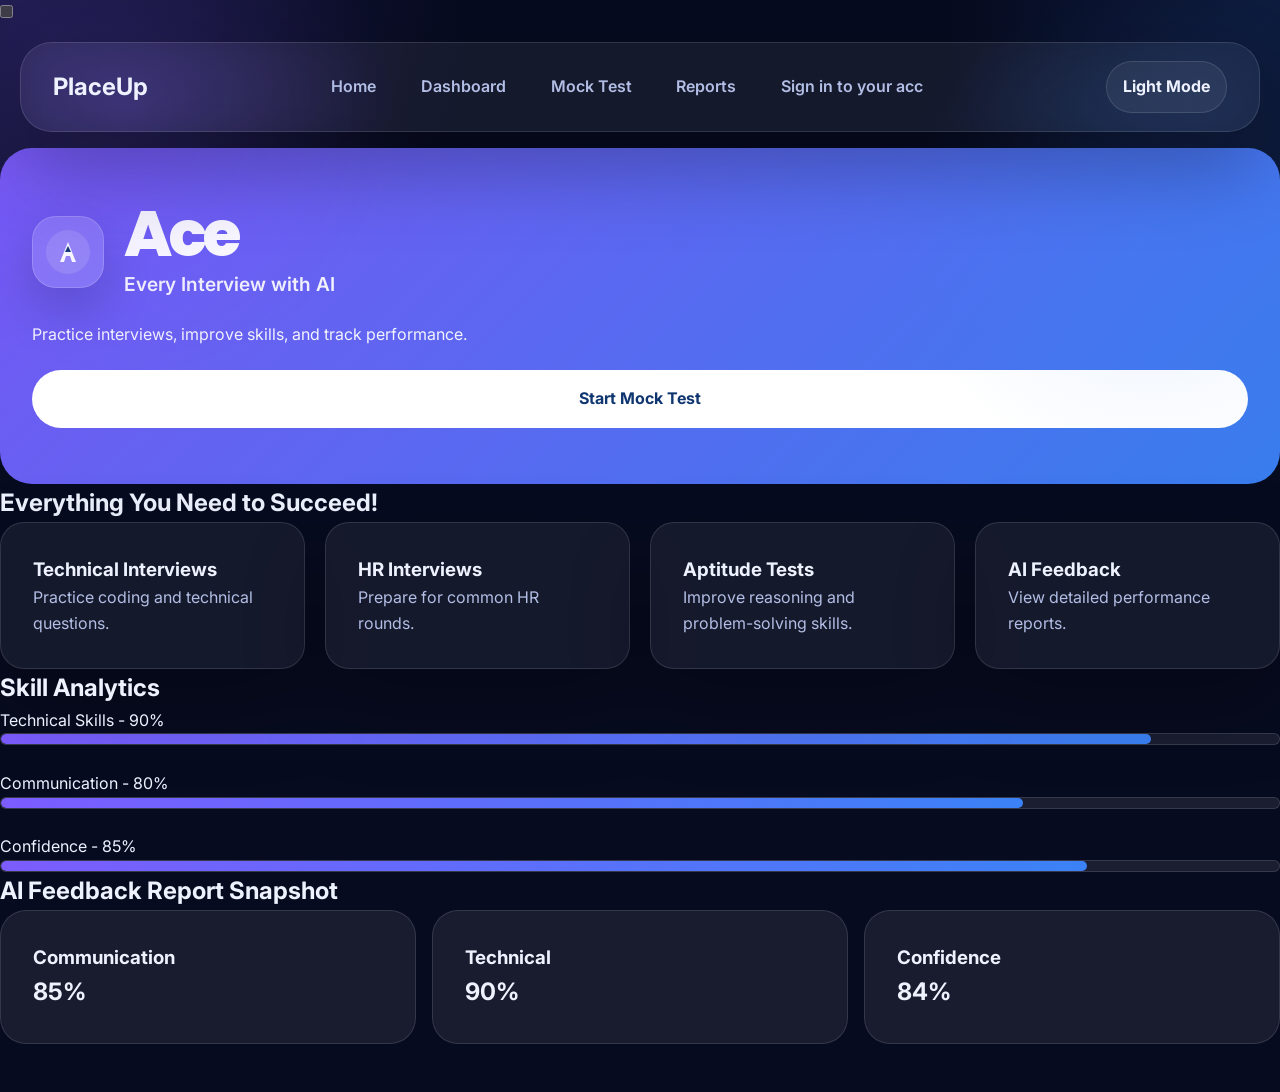
<file: index.html>
<!DOCTYPE html>
<html lang="en">
<head>
<meta charset="UTF-8">
<meta name="viewport" content="width=device-width, initial-scale=1.0">
<title>Ace Every Interview with AI</title>

<link rel="preconnect" href="https://fonts.googleapis.com">
<link rel="preconnect" href="https://fonts.gstatic.com" crossorigin>
<link href="https://fonts.googleapis.com/css2?family=Inter:wght@400;500;600;700;800&family=Poppins:wght@500;600;700;800&display=swap" rel="stylesheet">
<link rel="stylesheet" href="styles.css">
</head>

<body>
<div id="pageTransitionOverlay" class="page-transition-overlay"></div>

<input type="checkbox" id="signin-toggle" class="signin-toggle">

<nav>
<h2>PlaceUp</h2>

<ul>
<li><a href="index.html" data-nav>Home</a></li>
<li><a href="dashboard.html" data-nav>Dashboard</a></li>
<li><a href="mock test.html" data-nav>Mock Test</a></li>
<li><a href="reports.html" data-nav>Reports</a></li>
<li><label class="signin-label" for="signin-toggle">Sign in to your acc</label></li>
</ul>
    <button type="button" class="theme-toggle" data-theme-toggle>Dark Mode</button>
</nav>

<div class="hero">
    <div class="hero-brand">
        <div class="hero-logo" aria-hidden="true">
            <svg width="48" height="48" viewBox="0 0 48 48" fill="none" xmlns="http://www.w3.org/2000/svg">
                <circle cx="24" cy="24" r="22" fill="white" opacity="0.12"/>
                <path d="M16 34L24 14L32 34H28L26 28H22L20 34H16Z" fill="white"/>
                <path d="M21 24H27L24 18L21 24Z" fill="#0f3670"/>
            </svg>
        </div>
        <div class="hero-title-group">
            <div class="hero-title">Ace</div>
            <div class="hero-subtitle">Every Interview with AI</div>
        </div>
    </div>
    <p class="hero-copy">Practice interviews, improve skills, and track performance.</p>
    <p id="heroGreeting" class="hero-greeting"></p>
    <a href="mock test.html" class="btn">Start Mock Test</a>
</div>

<section>
<h2>Everything You Need to Succeed!</h2>

<div class="cards">

<div class="card">
<h3>Technical Interviews</h3>
<p>Practice coding and technical questions.</p>
</div>
<div class="card">
<h3>HR Interviews</h3>
<p>Prepare for common HR rounds.</p>
</div>

<div class="card">
<h3>Aptitude Tests</h3>
<p>Improve reasoning and problem-solving skills.</p>
</div>

<div class="card">
<h3>AI Feedback</h3>
<p>View detailed performance reports.</p>
</div>

</div>
</section>

<section>
<h2>Skill Analytics</h2>

<p>Technical Skills - 90%</p>
<div class="progress">
<div class="bar" style="width:90%"></div>
</div>

<br>

<p>Communication - 80%</p>
<div class="progress">
<div class="bar" style="width:80%"></div>
</div>

<br>

<p>Confidence - 85%</p>
<div class="progress">
<div class="bar" style="width:85%"></div>
</div>

</section>

<section>
<h2>AI Feedback Report Snapshot</h2>

<div class="feedback">

<div class="score">
<h3>Communication</h3>
<h1>85%</h1>
</div>

<div class="score">
<h3>Technical</h3>
<h1>90%</h1>
</div>

<div class="score">
<h3>Confidence</h3>
<h1>84%</h1>
</div>

</div>

</section>

<div class="modal-overlay">
    <div class="signin-form">
        <label for="signin-toggle" class="close-modal">&times;</label>
        <h2>Welcome Back</h2>
        <p class="subtitle">Sign in to continue your interview preparation</p>
        <div class="form-group">
            <label for="email">Email Address</label>
            <input type="email" id="email" placeholder="your@email.com">
        </div>
        <div class="form-group">
            <label for="password">Password</label>
            <input type="password" id="password" placeholder="Enter your password">
        </div>
        <div class="remember-forgot">
            <label><input type="checkbox"> Remember me</label>
            <a href="#">Forgot password?</a>
        </div>
        <button id="signinBtn" type="button" class="signin-btn">Sign In</button>
        <div class="signup-link">
            Don't have an account? <a href="#">Register now</a>
        </div>
    </div>
</div>

<script src="app.js" defer></script>
</body>
</html>
</file>
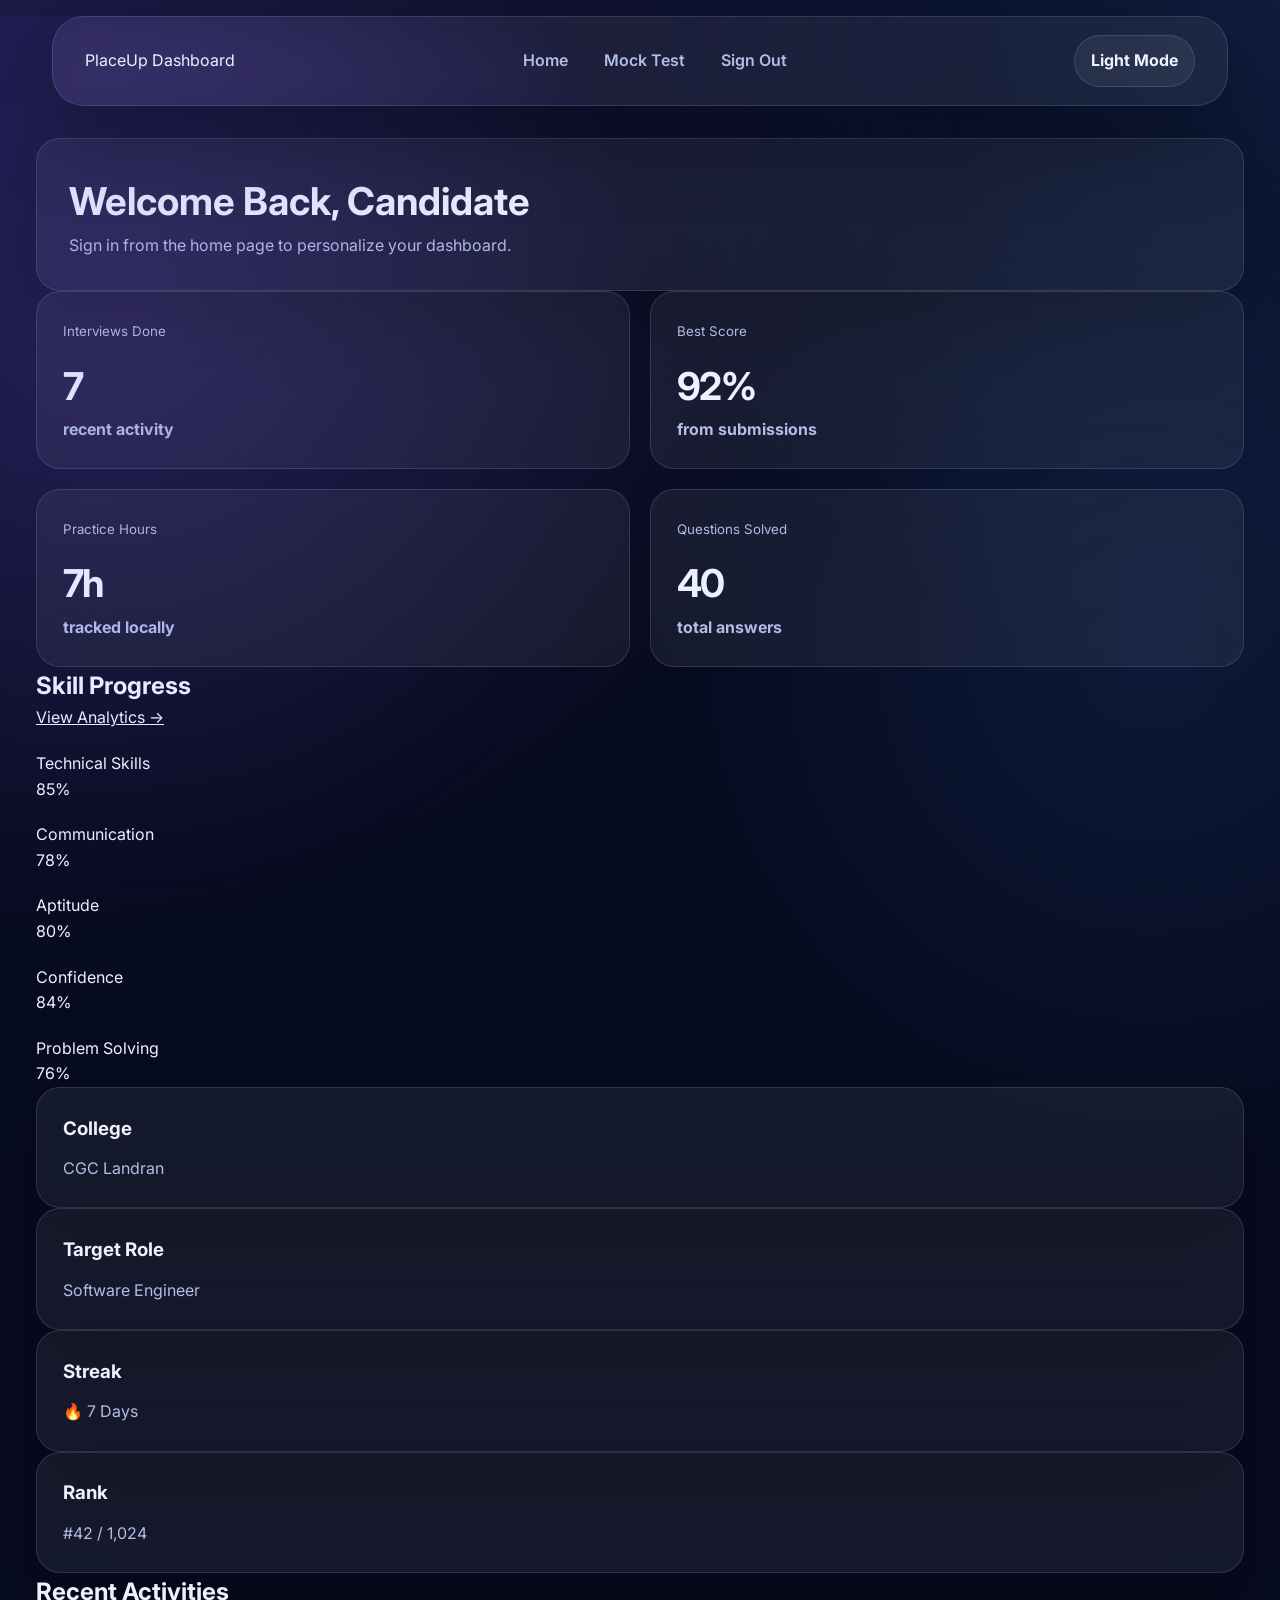
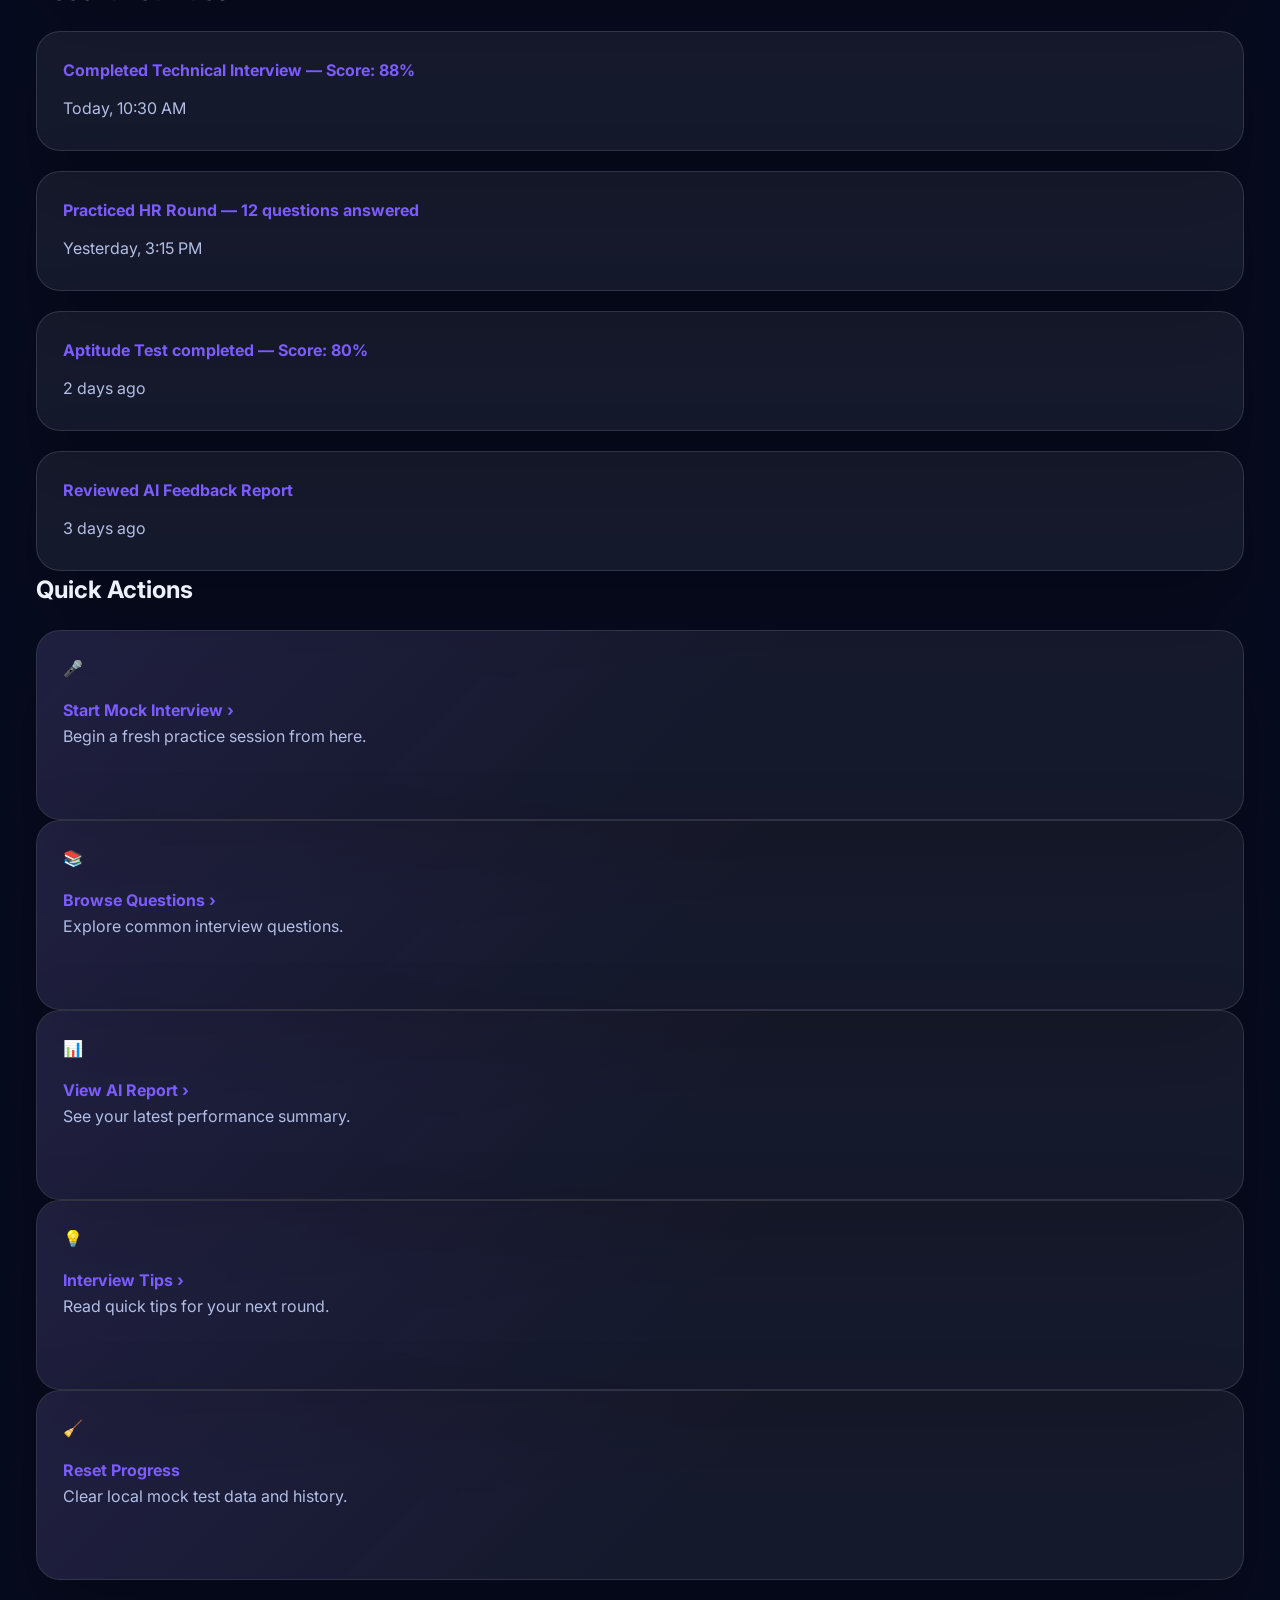
<file: dashboard.html>
<!DOCTYPE html>
<html lang="en">
<head>
<meta charset="UTF-8" />
<meta name="viewport" content="width=device-width, initial-scale=1.0" />
<title>PlaceUp Dashboard</title>
<link rel="preconnect" href="https://fonts.googleapis.com">
<link rel="preconnect" href="https://fonts.gstatic.com" crossorigin>
<link href="https://fonts.googleapis.com/css2?family=Inter:wght@400;500;600;700;800&family=Poppins:wght@500;600;700;800&display=swap" rel="stylesheet">
<link rel="stylesheet" href="styles.css">
</head>
<body>
<div id="pageTransitionOverlay" class="page-transition-overlay"></div>

<div class="container">
    <nav>
        <div>PlaceUp Dashboard</div>
        <div>
            <a href="index.html" data-nav>Home</a>
            <a href="mock test.html" data-nav>Mock Test</a>
            <a href="#" id="signOutBtn">Sign Out</a>
        </div>
        <button type="button" class="theme-toggle" data-theme-toggle>Dark Mode</button>
</nav>

    <div class="header">
        <div class="greeting">
            <h1>Welcome Back, <span id="dashboardName">Ananya Prabhakar</span></h1>
            <p id="dashboardDesc">You're signed in to your PlaceUp account. Keep preparing and tracking your interview progress.</p>
        </div>
    </div>

    <div class="stats-grid">
        <div class="stat-card">
            <small>Interviews Done</small>
            <strong id="interviewsDone">7</strong>
            <div class="stat-extra">recent activity</div>
        </div>
        <div class="stat-card">
            <small>Best Score</small>
            <strong id="bestScore">92%</strong>
            <div class="stat-extra">from submissions</div>
        </div>
        <div class="stat-card">
            <small>Practice Hours</small>
            <strong id="practiceHours">7h</strong>
            <div class="stat-extra">tracked locally</div>
        </div>
        <div class="stat-card">
            <small>Questions Solved</small>
            <strong id="questionsSolved">40</strong>
            <div class="stat-extra">total answers</div>
        </div>
    </div>

    <section class="progress-panel">
        <div class="progress-header">
            <h2>Skill Progress</h2>
            <a href="https://e66c0a8b-8acc-4b43-b70f-f404dd06ff40-00-13j1x2ity6eif.pike.replit.dev/analytics">View Analytics →</a>
        </div>
        <div class="skill-list">
            <div class="skill-item"><div>Technical Skills</div><div class="skill-score">85%</div></div>
            <div class="skill-item"><div>Communication</div><div class="skill-score">78%</div></div>
            <div class="skill-item"><div>Aptitude</div><div class="skill-score">80%</div></div>
            <div class="skill-item"><div>Confidence</div><div class="skill-score">84%</div></div>
            <div class="skill-item"><div>Problem Solving</div><div class="skill-score">76%</div></div>
        </div>
    </section>

    <div class="profile-panel">
        <div class="profile-card">
            <h3>College</h3>
            <p>CGC Landran</p>
        </div>
        <div class="profile-card">
            <h3>Target Role</h3>
            <p>Software Engineer</p>
        </div>
        <div class="profile-card">
            <h3>Streak</h3>
            <p>🔥 7 Days</p>
        </div>
        <div class="profile-card">
            <h3>Rank</h3>
            <p>#42 / 1,024</p>
        </div>
    </div>

    <section class="activities-section">
        <h2>Recent Activities</h2>
        <div class="activity-item">
            <h4>Completed Technical Interview — Score: 88%</h4>
            <p>Today, 10:30 AM</p>
        </div>
        <div class="activity-item">
            <h4>Practiced HR Round — 12 questions answered</h4>
            <p>Yesterday, 3:15 PM</p>
        </div>
        <div class="activity-item">
            <h4>Aptitude Test completed — Score: 80%</h4>
            <p>2 days ago</p>
        </div>
        <div class="activity-item">
            <h4>Reviewed AI Feedback Report</h4>
            <p>3 days ago</p>
        </div>
    </section>

    <section class="quick-actions">
        <h2>Quick Actions</h2>
        <div class="action-grid">
            <div class="action-card"><div>🎤</div><a href="#">Start Mock Interview ›</a><p>Begin a fresh practice session from here.</p></div>
            <div class="action-card"><div>📚</div><a href="#">Browse Questions ›</a><p>Explore common interview questions.</p></div>
            <div class="action-card"><div>📊</div><a href="#">View AI Report ›</a><p>See your latest performance summary.</p></div>
            <div class="action-card"><div>💡</div><a href="#">Interview Tips ›</a><p>Read quick tips for your next round.</p></div>
            <div class="action-card"><div>🧹</div><a href="#" id="resetProgressBtn">Reset Progress</a><p>Clear local mock test data and history.</p></div>
        </div>
    </section>
    <script src="app.js" defer></script>
</body>
</html>
</file>
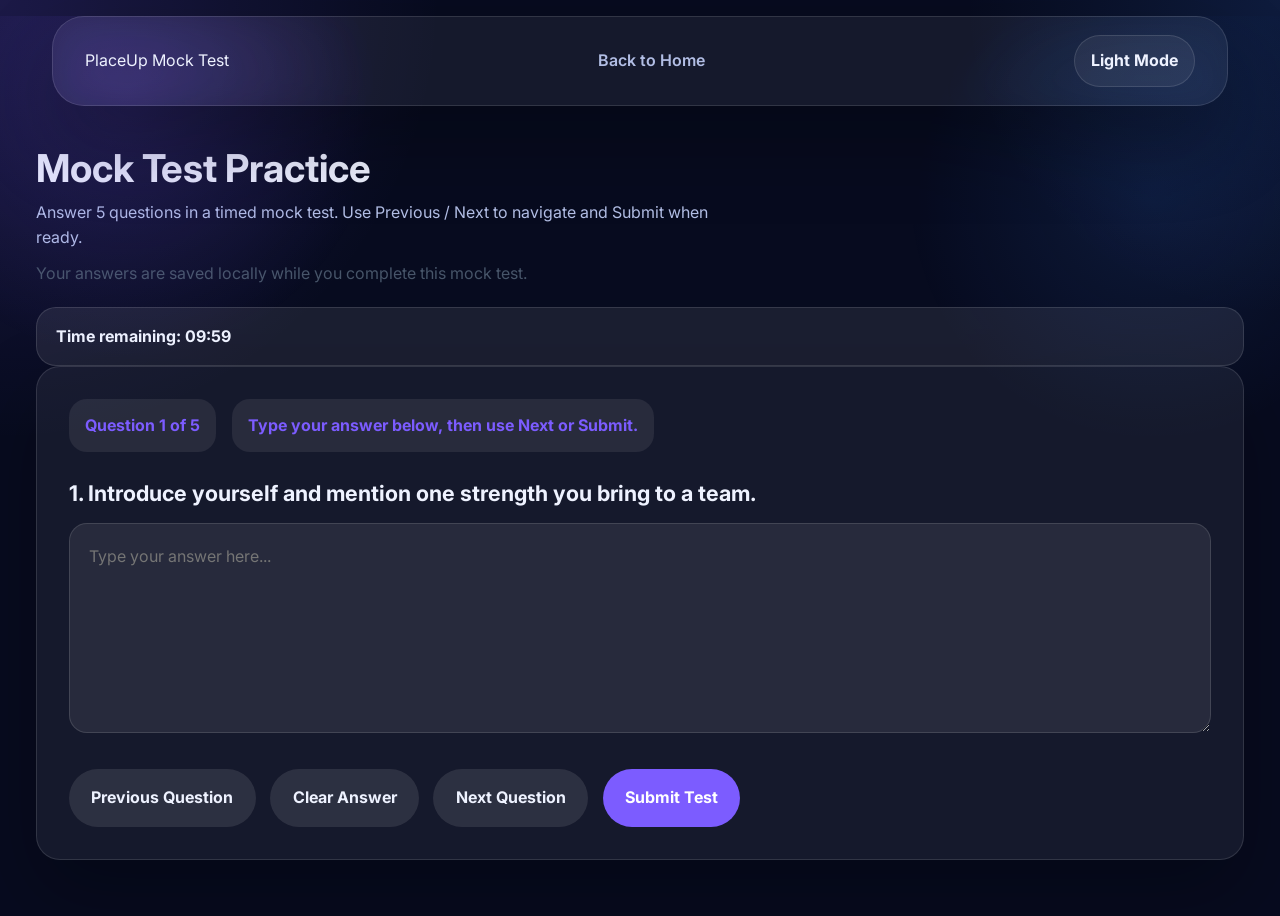
<file: mock test.html>
<!DOCTYPE html>
<html lang="en">
<head>
<meta charset="UTF-8">
<meta name="viewport" content="width=device-width, initial-scale=1.0">
<title>PlaceUp Mock Test</title>
<link rel="preconnect" href="https://fonts.googleapis.com">
<link rel="preconnect" href="https://fonts.gstatic.com" crossorigin>
<link href="https://fonts.googleapis.com/css2?family=Inter:wght@400;500;600;700;800&family=Poppins:wght@500;600;700;800&display=swap" rel="stylesheet">
<link rel="stylesheet" href="styles.css">
</head>
<body>
<div id="pageTransitionOverlay" class="page-transition-overlay"></div>

<div class="container">
    <nav>
        <div>PlaceUp Mock Test</div>
        <a href="index.html" data-nav>Back to Home</a>
        <button type="button" class="theme-toggle" data-theme-toggle>Dark Mode</button>
</nav>
    <div class="header">
        <div>
            <h1>Mock Test Practice</h1>
            <p>Answer 5 questions in a timed mock test. Use Previous / Next to navigate and Submit when ready.</p>
            <p id="mockTestWelcome" style="margin-top: 10px; color: #475569;"></p>
        </div>
        <div class="timer" id="timer">Time remaining: 10:00</div>
    </div>
    <div class="card">
        <div class="meta">
            <span id="questionLabel">Question 1 of 5</span>
            <span id="instructions">Type your answer below, then use Next or Submit.</span>
        </div>
        <div class="question-box">
            <h2 id="questionText">Question text goes here</h2>
            <textarea id="answerInput" placeholder="Type your answer here..."></textarea>
        </div>
        <div class="actions">
            <button class="button-secondary" id="prevBtn" type="button">Previous Question</button>
            <button class="button-secondary" id="clearBtn" type="button">Clear Answer</button>
            <button class="button-secondary" id="nextBtn" type="button">Next Question</button>
            <button class="button-primary" id="submitBtn" type="button">Submit Test</button>
        </div>
        <div class="summary" id="resultSummary" style="display: none;">
            <h3>Mock Test Submitted</h3>
            <p id="resultText"></p>
        </div>
    </div>
</div>
<script>
const questions = [
    '1. Introduce yourself and mention one strength you bring to a team.',
    '2. Describe a technical achievement you are proud of.',
    '3. How do you prepare before attending an interview?',
    '4. Explain how you manage your time when working on important tasks.',
    '5. What problem-solving strategy do you use when you face a challenge?'
];
const answers = Array(questions.length).fill('');
let currentQuestion = 0;
let remainingSeconds = 600;
const questionLabel = document.getElementById('questionLabel');
const questionText = document.getElementById('questionText');
const answerInput = document.getElementById('answerInput');
const prevBtn = document.getElementById('prevBtn');
const nextBtn = document.getElementById('nextBtn');
const clearBtn = document.getElementById('clearBtn');
const submitBtn = document.getElementById('submitBtn');
const timerEl = document.getElementById('timer');
const resultSummary = document.getElementById('resultSummary');
const resultText = document.getElementById('resultText');
let timerInterval;
// expose some variables to global window for shared scripts
window.questions = questions;
window.answers = answers;
window.currentQuestion = currentQuestion;
window.resultSummary = resultSummary;
window.resultText = resultText;
window.submitBtn = submitBtn;
window.nextBtn = nextBtn;
window.prevBtn = prevBtn;
window.clearBtn = clearBtn;
window.answerInput = answerInput;

function renderQuestion() {
    questionLabel.textContent = `Question ${currentQuestion + 1} of ${questions.length}`;
    questionText.textContent = questions[currentQuestion];
    answerInput.value = answers[currentQuestion] || '';
    prevBtn.disabled = currentQuestion === 0;
    nextBtn.disabled = currentQuestion === questions.length - 1;
    if (currentQuestion === questions.length - 1) {
        nextBtn.textContent = 'Last Question';
    } else {
        nextBtn.textContent = 'Next Question';
    }
    // keep the global reference in sync
    window.currentQuestion = currentQuestion;
}

function saveAnswer() {
    answers[currentQuestion] = answerInput.value.trim();
    localStorage.setItem('placeup_mock_answers', JSON.stringify(answers));
}

function updateTimer() {
    const minutes = String(Math.floor(remainingSeconds / 60)).padStart(2, '0');
    const seconds = String(remainingSeconds % 60).padStart(2, '0');
    if (remainingSeconds <= 0) {
        clearInterval(timerInterval);
        timerEl.textContent = 'Time remaining: 00:00';
        return;
    }
    timerEl.textContent = `Time remaining: ${minutes}:${seconds}`;
}

function submitTest(autoSubmitted = false) {
    saveAnswer();
    const answeredCount = answers.filter(answer => answer.length > 0).length;
    const unansweredCount = questions.length - answeredCount;
    resultSummary.style.display = 'block';
    resultText.innerHTML = `You completed the mock test ${autoSubmitted ? 'automatically' : 'successfully'}.<br><br>` +
        `Answered questions: <strong>${answeredCount}</strong><br>` +
        `Unanswered questions: <strong>${unansweredCount}</strong><br><br>` +
        `Your responses are saved for review.`;
    submitBtn.disabled = true;
    nextBtn.disabled = true;
    prevBtn.disabled = true;
    clearBtn.disabled = true;
    answerInput.disabled = true;
    
    // Save to localStorage for persistence
    localStorage.setItem('placeup_mock_answers', JSON.stringify(answers));
    localStorage.setItem('placeup_mock_submitted', 'true');
}

// Event listeners for buttons
prevBtn.addEventListener('click', () => {
    saveAnswer();
    if (currentQuestion > 0) {
        currentQuestion -= 1;
        renderQuestion();
    }
});

nextBtn.addEventListener('click', () => {
    saveAnswer();
    if (currentQuestion < questions.length - 1) {
        currentQuestion += 1;
        renderQuestion();
    }
});

clearBtn.addEventListener('click', () => {
    answerInput.value = '';
    answers[currentQuestion] = '';
    saveAnswer();
});

submitBtn.addEventListener('click', () => {
    submitTest(false);
});

answerInput.addEventListener('input', () => {
    answers[currentQuestion] = answerInput.value;
});

// Initialize on page load
document.addEventListener('DOMContentLoaded', () => {
    const storedSubmitted = localStorage.getItem('placeup_mock_submitted');
    const storedAnswers = localStorage.getItem('placeup_mock_answers');
    
    if (storedAnswers) {
        try {
            const parsed = JSON.parse(storedAnswers);
            if (Array.isArray(parsed)) {
                parsed.forEach((val, i) => {
                    answers[i] = val || '';
                });
            }
        } catch (err) {
            console.error('Failed to load saved answers', err);
            localStorage.removeItem('placeup_mock_answers');
        }
    }

    if (storedSubmitted === 'true') {
        const answeredCount = answers.filter(a => a && a.length > 0).length;
        const unansweredCount = questions.length - answeredCount;
        resultSummary.style.display = 'block';
        resultText.innerHTML = `You completed the mock test successfully.<br><br>` +
            `Answered questions: <strong>${answeredCount}</strong><br>` +
            `Unanswered questions: <strong>${unansweredCount}</strong><br><br>` +
            `Your responses are saved for review.`;
        submitBtn.disabled = true;
        nextBtn.disabled = true;
        prevBtn.disabled = true;
        clearBtn.disabled = true;
        answerInput.disabled = true;
    } else {
        resultSummary.style.display = 'none';
        submitBtn.disabled = false;
        nextBtn.disabled = false;
        prevBtn.disabled = false;
        clearBtn.disabled = false;
        answerInput.disabled = false;
    }

    renderQuestion();
    timerInterval = setInterval(() => {
        if (remainingSeconds > 0) {
            remainingSeconds -= 1;
            updateTimer();
        }
    }, 1000);
    updateTimer();
});
</script>
<script src="app.js" defer></script>
</body>
</html>
</file>
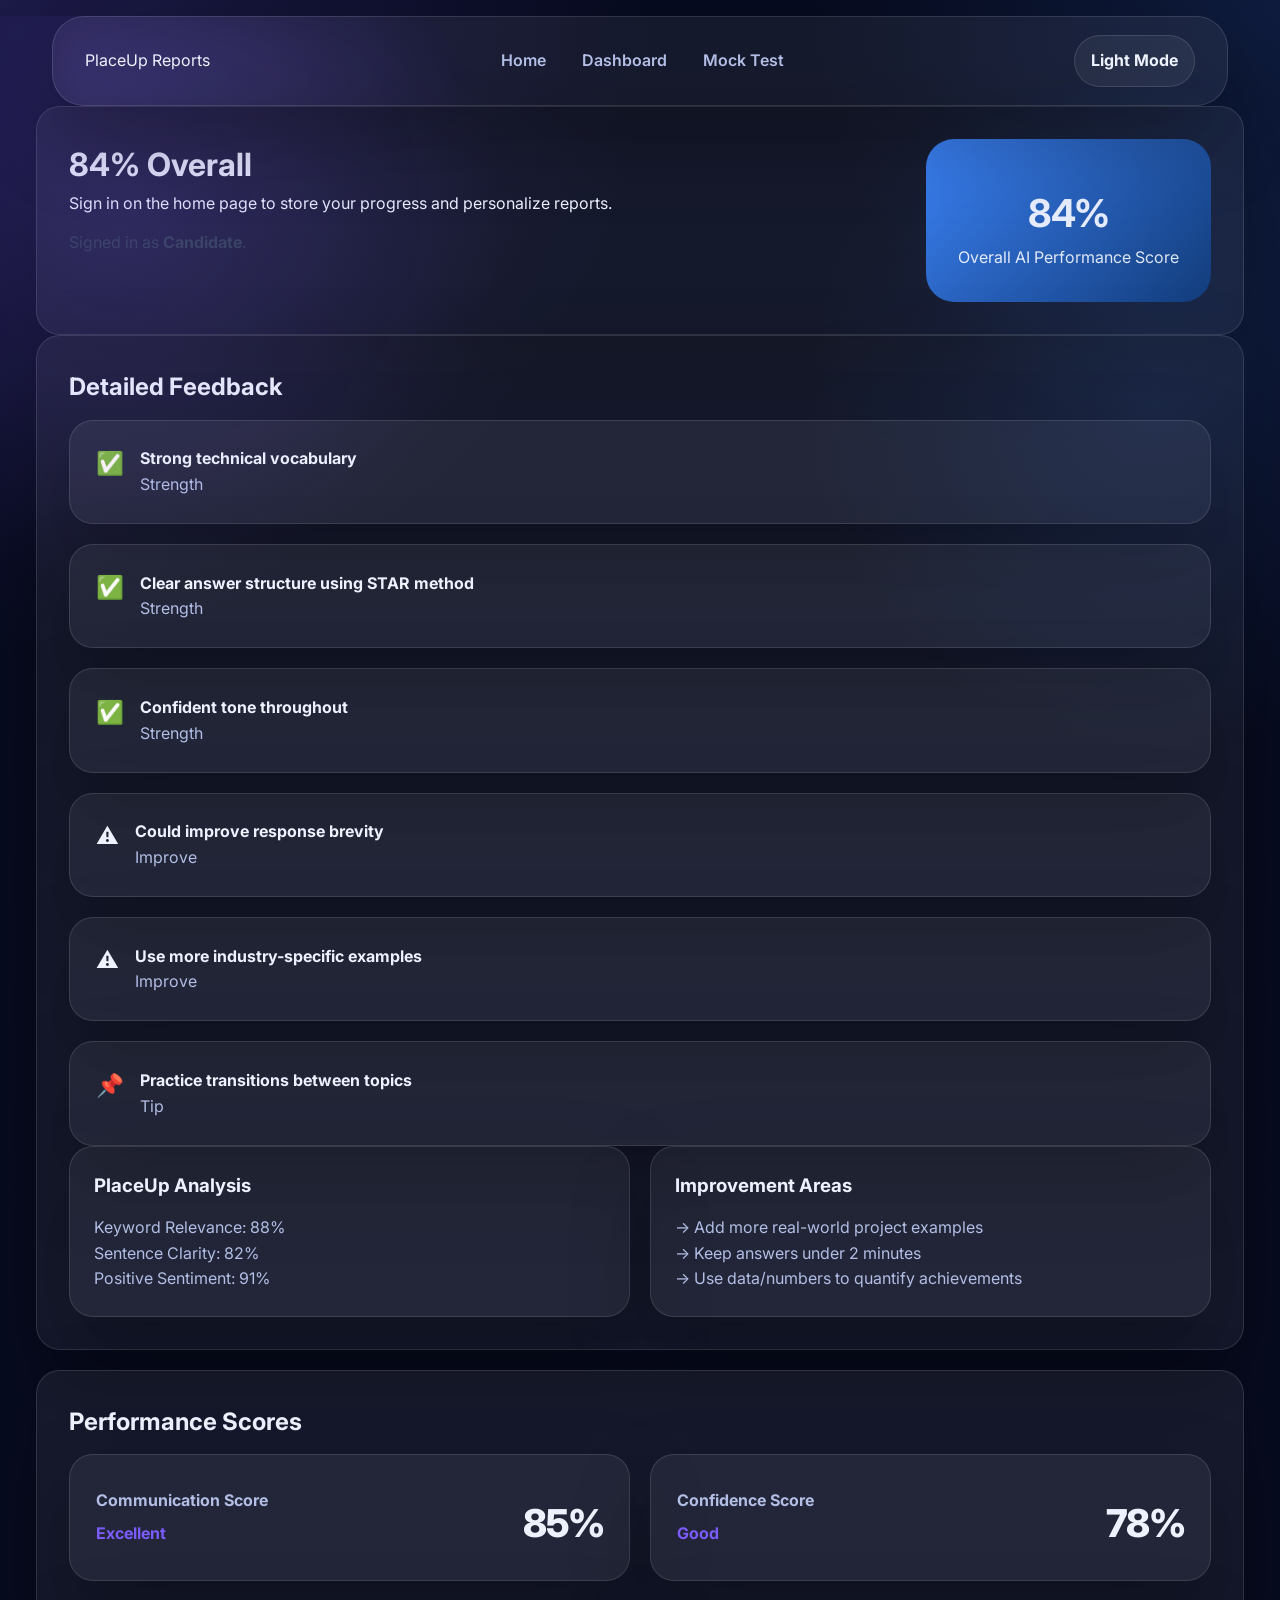
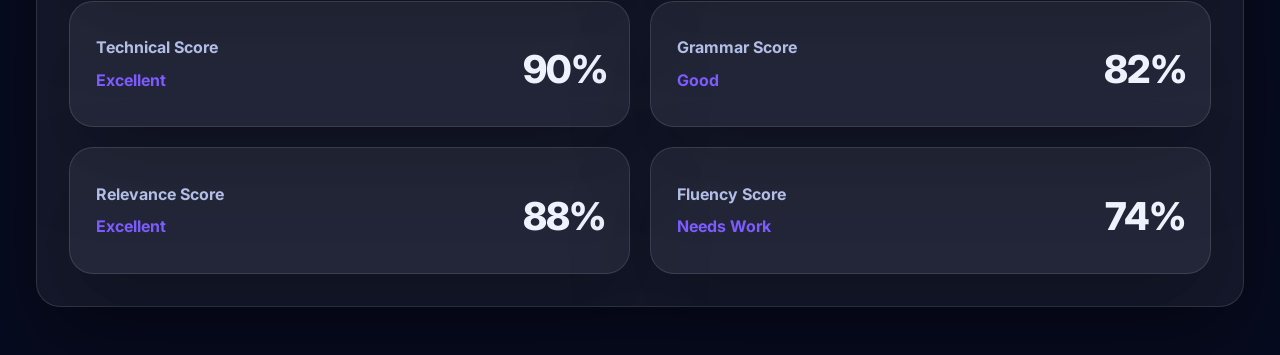
<file: reports.html>
<!DOCTYPE html>
<html lang="en">
<head>
<meta charset="UTF-8">
<meta name="viewport" content="width=device-width, initial-scale=1.0">
<title>AI Performance Report | PlaceUp</title>
<link rel="preconnect" href="https://fonts.googleapis.com">
<link rel="preconnect" href="https://fonts.gstatic.com" crossorigin>
<link href="https://fonts.googleapis.com/css2?family=Inter:wght@400;500;600;700;800&family=Poppins:wght@500;600;700;800&display=swap" rel="stylesheet">
<link rel="stylesheet" href="styles.css">
</head>
<body>
<div id="pageTransitionOverlay" class="page-transition-overlay"></div>

<div class="container">
    <nav>
        <div>PlaceUp Reports</div>
        <div>
            <a href="index.html" data-nav>Home</a>
            <a href="dashboard.html" data-nav>Dashboard</a>
            <a href="mock test.html" data-nav>Mock Test</a>
        </div>
        <button type="button" class="theme-toggle" data-theme-toggle>Dark Mode</button>
</nav>

    <div class="header-card">
        <div>
            <h1>84% Overall</h1>
            <p id="reportStatus">Excellent Performance! You demonstrated strong technical knowledge and clear communication. Minor improvements in brevity and specific examples will push your score above 90%.</p>
            <p style="margin-top: 14px; color: #334155;">Signed in as <strong id="reportsName">Candidate</strong>.</p>
        </div>
        <div class="score-badge">
            <h2>84%</h2>
            <p>Overall AI Performance Score</p>
        </div>
    </div>

    <div class="content-grid">
        <div class="card">
            <h2>Detailed Feedback</h2>
            <div class="feedback-list">
                <div class="feedback-item"><span>✅</span><div><strong>Strong technical vocabulary</strong><p>Strength</p></div></div>
                <div class="feedback-item"><span>✅</span><div><strong>Clear answer structure using STAR method</strong><p>Strength</p></div></div>
                <div class="feedback-item"><span>✅</span><div><strong>Confident tone throughout</strong><p>Strength</p></div></div>
                <div class="feedback-item"><span>⚠️</span><div><strong>Could improve response brevity</strong><p>Improve</p></div></div>
                <div class="feedback-item"><span>⚠️</span><div><strong>Use more industry-specific examples</strong><p>Improve</p></div></div>
                <div class="feedback-item"><span>📌</span><div><strong>Practice transitions between topics</strong><p>Tip</p></div></div>
            </div>
            <div class="insight-grid">
                <div class="insight-item">
                    <h3>PlaceUp Analysis</h3>
                    <p>Keyword Relevance: 88%<br>Sentence Clarity: 82%<br>Positive Sentiment: 91%</p>
                </div>
                <div class="insight-item">
                    <h3>Improvement Areas</h3>
                    <p>→ Add more real-world project examples<br>→ Keep answers under 2 minutes<br>→ Use data/numbers to quantify achievements</p>
                </div>
            </div>
        </div>

        <div class="card">
            <h2>Performance Scores</h2>
            <div class="metric-grid">
                <div class="metric"><div><div class="metric-name">Communication Score</div><div class="metric-label">Excellent</div></div><div class="metric-score">85%</div></div>
                <div class="metric"><div><div class="metric-name">Confidence Score</div><div class="metric-label">Good</div></div><div class="metric-score">78%</div></div>
                <div class="metric"><div><div class="metric-name">Technical Score</div><div class="metric-label">Excellent</div></div><div class="metric-score">90%</div></div>
                <div class="metric"><div><div class="metric-name">Grammar Score</div><div class="metric-label">Good</div></div><div class="metric-score">82%</div></div>
                <div class="metric"><div><div class="metric-name">Relevance Score</div><div class="metric-label">Excellent</div></div><div class="metric-score">88%</div></div>
                <div class="metric"><div><div class="metric-name">Fluency Score</div><div class="metric-label">Needs Work</div></div><div class="metric-score">74%</div></div>
            </div>

                
            </div>
        </div>
    </div>
    <script src="app.js" defer></script>
</body>
</html>
</file>
<file: styles.css>
:root {
    color-scheme: dark;
    font-family: 'Inter', 'Poppins', system-ui, -apple-system, BlinkMacSystemFont, 'Segoe UI', sans-serif;
    --bg: #070b1f;
    --bg-soft: #11172e;
    --surface: rgba(255, 255, 255, 0.06);
    --surface-strong: rgba(255, 255, 255, 0.12);
    --surface-hover: rgba(255, 255, 255, 0.1);
    --text: #eef2ff;
    --muted: #b2bee5;
    --muted-strong: #8fa0c2;
    --accent: #7c5cff;
    --accent-soft: rgba(124, 92, 255, 0.18);
    --success: #3ddc97;
    --warning: #ffb020;
    --shadow: 0 35px 80px rgba(0, 0, 0, 0.28);
    --border: rgba(255, 255, 255, 0.12);
    --radius: 26px;
}

[data-theme='light'] {
    color-scheme: light;
    --bg: #f3f4ff;
    --bg-soft: #ffffff;
    --surface: rgba(18, 37, 81, 0.04);
    --surface-strong: rgba(18, 37, 81, 0.08);
    --surface-hover: rgba(18, 37, 81, 0.08);
    --text: #1f2937;
    --muted: #4b5563;
    --muted-strong: #334155;
    --accent: #4f46e5;
    --accent-soft: rgba(79, 70, 229, 0.16);
    --success: #047857;
    --warning: #d97706;
    --shadow: 0 28px 60px rgba(15, 23, 42, 0.12);
    --border: rgba(15, 23, 42, 0.08);
}

* {
    margin: 0;
    padding: 0;
    box-sizing: border-box;
    transition: background-color 0.35s ease, color 0.35s ease, border-color 0.35s ease, box-shadow 0.35s ease, transform 0.35s ease;
}

html {
    scroll-behavior: smooth;
}

body {
    min-height: 100vh;
    background: radial-gradient(circle at top left, rgba(124, 92, 255, 0.18), transparent 28%),
                radial-gradient(circle at top right, rgba(59, 130, 246, 0.14), transparent 20%),
                var(--bg);
    color: var(--text);
    font-family: 'Inter', 'Poppins', system-ui, -apple-system, BlinkMacSystemFont, 'Segoe UI', sans-serif;
    line-height: 1.6;
    overflow-x: hidden;
    position: relative;
    padding-bottom: 3rem;
    animation: pageRise 0.7s ease both;
}

body::before {
    content: '';
    position: fixed;
    inset: 0;
    pointer-events: none;
    background-image: radial-gradient(circle at 10% 10%, rgba(124, 92, 255, 0.15), transparent 18%),
                      radial-gradient(circle at 90% 20%, rgba(59, 130, 246, 0.12), transparent 18%);
}

img, svg {
    max-width: 100%;
    display: block;
}

a {
    color: inherit;
}

button, input, textarea, select {
    font: inherit;
}

button {
    cursor: pointer;
}

nav {
    position: sticky;
    top: 0;
    z-index: 50;
    display: flex;
    align-items: center;
    justify-content: space-between;
    gap: 1rem;
    padding: 1.15rem clamp(1rem, 3vw, 2rem);
    border-radius: 32px;
    background: rgba(255, 255, 255, 0.06);
    border: 1px solid var(--border);
    backdrop-filter: blur(18px);
    box-shadow: var(--shadow);
    margin: 1rem auto 0;
    max-width: min(1240px, calc(100% - 2rem));
}

nav .brand {
    display: flex;
    align-items: center;
    gap: 0.85rem;
    font-size: 1.1rem;
    font-weight: 800;
    letter-spacing: 0.04em;
}

nav .brand span {
    font-size: 0.8rem;
    color: var(--accent);
}

nav .nav-links {
    display: flex;
    align-items: center;
    gap: 1rem;
    flex-wrap: wrap;
}

nav a,
nav .nav-links a,
nav ul li a,
nav ul li label {
    padding: 0.7rem 1rem;
    border-radius: 999px;
    color: var(--muted);
    background: transparent;
    text-decoration: none;
    font-weight: 600;
}

nav .nav-links a:hover,
nav .nav-links a.active,
nav ul li a:hover,
nav ul li label:hover {
    color: var(--text);
    background: var(--surface-hover);
}

nav ul {
    display: flex;
    align-items: center;
    list-style: none;
    gap: 0.8rem;
}

nav ul li {
    margin: 0;
}

nav .toolbar {
    display: flex;
    align-items: center;
    gap: 0.75rem;
}

.theme-toggle {
    display: inline-flex;
    align-items: center;
    gap: 0.6rem;
    border-radius: 999px;
    border: 1px solid var(--border);
    background: var(--surface);
    color: var(--text);
    padding: 0.75rem 1rem;
    font-weight: 700;
}

.theme-toggle:hover {
    background: var(--surface-hover);
}

.page-transition-overlay {
    position: fixed;
    inset: 0;
    pointer-events: none;
    background: var(--bg);
    opacity: 0;
    transition: opacity 0.35s ease;
    z-index: 999;
}

.page-transition-overlay.active {
    opacity: 1;
}

main {
    max-width: min(1260px, calc(100% - 2rem));
    margin: 2rem auto 0;
}

.container {
    max-width: min(1240px, calc(100% - 2rem));
    margin: 0 auto;
    padding: 0 1rem;
}

.header,
.header-card,
.progress-panel,
.activities-section,
.quick-actions,
.content-grid,
.skill-list,
.metric-grid,
.feedback-list,
.insight-grid,
.scale-card,
.summary-list {
    display: grid;
    gap: 1.25rem;
}

.header {
    margin-top: 2rem;
}

.header .greeting,
.header-card,
.card,
.profile-card,
.action-card,
.activity-item,
.metric,
.feedback-item,
.insight-item,
.summary-item,
.report-card {
    background: rgba(255, 255, 255, 0.06);
    border: 1px solid var(--border);
    border-radius: 24px;
    box-shadow: var(--shadow);
}

.header .greeting,
.profile-card,
.activity-item,
.action-card,
.metric,
.feedback-item,
.insight-item,
.summary-item {
    padding: 1.6rem;
}

.header h1,
.section-header h2,
.section-intro h2,
.card h2,
.report-card h2,
.activity-item h4,
.score-badge h2,
.metric-score,
.summary-item strong,
.feedback-item strong {
    color: var(--text);
}

.header p,
.profile-card p,
.activity-item p,
.action-card p,
.metric-label,
.summary-item p,
.feedback-item p,
.insight-item p,
.card p,
.hero p,
.section-intro p,
.section-header p {
    color: var(--muted);
}

.header .greeting {
    padding: 2rem;
}

.header h1 {
    font-size: clamp(2rem, 3vw, 3.2rem);
}

.header p,
.section-intro p,
.section-header p {
    max-width: 700px;
}

.stats-grid,
.grid-cols-2,
.grid-cols-3,
.grid-cols-4,
.content-grid {
    display: grid;
    gap: 1.25rem;
}

.stats-grid,
.profile-panel {
    grid-template-columns: repeat(auto-fit, minmax(240px, 1fr));
}

.content-grid {
    grid-template-columns: 1fr !important;
    grid-auto-flow: row;
}

.stat-card {
    padding: 2rem;
    min-height: 170px;
}

.stat-card small,
.metric-name,
.action-card p,
.activity-item p,
.feedback-item p,
.summary-item p,
.label-muted {
    color: var(--muted);
}

.stat-card strong,
.metric-score,
.score-badge h2,
.summary-item strong {
    display: block;
    font-size: 2.4rem;
    margin-top: 1rem;
    letter-spacing: -0.03em;
}

.stat-extra,
.badge,
.metric-label {
    color: var(--accent);
    font-weight: 700;
}

.badge {
    display: inline-flex;
    align-items: center;
    gap: 0.5rem;
    padding: 0.75rem 1rem;
    border-radius: 999px;
    background: var(--surface-hover);
}

.activities-section h2,
.quick-actions h2,
.card h2,
.report-card h2 {
    margin-bottom: 0;
}

.activity-item {
    padding: 1.5rem;
}

.activity-item h4 {
    margin-bottom: 0.75rem;
}

.action-grid {
    grid-template-columns: repeat(auto-fit, minmax(220px, 1fr));
}

.action-card {
    position: relative;
    overflow: hidden;
    padding: 1.75rem;
    min-height: 190px;
}

.action-card::before {
    content: '';
    position: absolute;
    inset: 0;
    background: linear-gradient(135deg, var(--accent-soft), transparent 60%);
    opacity: 0.35;
    pointer-events: none;
}

.action-card > * {
    position: relative;
}

.action-card a {
    display: inline-flex;
    margin-top: 1rem;
    color: var(--accent);
    text-decoration: none;
    font-weight: 700;
}

.timer {
    padding: 1rem 1.2rem;
    border-radius: 20px;
    background: rgba(255, 255, 255, 0.08);
    font-weight: 700;
    color: var(--text);
    border: 1px solid var(--border);
}

.meta {
    display: flex;
    flex-wrap: wrap;
    gap: 1rem;
    margin-bottom: 1.5rem;
}

.meta span {
    background: rgba(255, 255, 255, 0.08);
    padding: 0.85rem 1rem;
    border-radius: 18px;
    color: var(--accent);
    font-weight: 700;
}

.question-box {
    margin-bottom: 1.75rem;
}

.question-box h2 {
    font-size: 1.35rem;
    margin-bottom: 1rem;
}

.question-box p {
    margin-bottom: 1.2rem;
    line-height: 1.75;
}

textarea {
    min-height: 220px;
    width: 100%;
    padding: 1rem 1.1rem;
    border-radius: 20px;
    border: 1px solid var(--border);
    background: rgba(255, 255, 255, 0.06);
}

.actions {
    display: flex;
    flex-wrap: wrap;
    gap: 0.9rem;
}

.actions button {
    border: none;
    border-radius: 999px;
    padding: 1rem 1.4rem;
    font-weight: 700;
    cursor: pointer;
}

.button-primary {
    background: var(--accent);
    color: white;
}

.button-secondary {
    background: rgba(255, 255, 255, 0.1);
    color: var(--text);
}

.button-danger {
    background: #f97316;
    color: white;
}

.summary {
    display: none;
    margin-top: 1.5rem;
    padding: 1.75rem;
    border-radius: 24px;
    background: rgba(255, 255, 255, 0.05);
    border: 1px solid var(--border);
}

.summary h3 {
    margin-bottom: 0.9rem;
}

.score-badge {
    padding: 2rem;
    border-radius: 28px;
    background: linear-gradient(135deg, #3b82f6, #0f3670);
    color: white;
    text-align: center;
}

.score-badge p {
    color: rgba(255, 255, 255, 0.9);
}

.header-card {
    display: grid;
    grid-template-columns: 1fr auto;
    gap: 1.5rem;
    padding: 2rem;
}

.content-grid {
    grid-template-columns: 1fr;
}

.metric {
    display: grid;
    grid-template-columns: 1fr 80px;
    align-items: center;
    gap: 1rem;
    padding: 1.4rem;
    min-width: 0;
}

.metric-name {
    font-weight: 700;
}

.metric-score {
    font-size: 1.5rem;
    font-weight: 800;
    text-align: right;
    white-space: nowrap;
    flex-shrink: 0;
}

.metric-label {
    margin-top: 0.45rem;
    display: block;
}

.feedback-item {
    display: flex;
    align-items: flex-start;
    gap: 1rem;
    padding: 1.25rem;
}

.feedback-item span {
    font-size: 1.4rem;
    line-height: 1;
    margin-top: 0.35rem;
}

.feedback-item div {
    color: var(--text);
}

.insight-item {
    padding: 1.5rem;
}

.insight-item h3 {
    margin-bottom: 0.9rem;
}

.scale-row {
    display: grid;
    gap: 0.6rem;
}

.scale-label {
    display: flex;
    justify-content: space-between;
    font-weight: 700;
}

.bar-track {
    height: 12px;
    border-radius: 999px;
    background: rgba(255, 255, 255, 0.08);
    overflow: hidden;
}

.bar-fill {
    height: 100%;
    border-radius: inherit;
    background: linear-gradient(90deg, var(--accent), #3b82f6);
}

.summary-list {
    display: grid;
    gap: 1rem;
}

.summary-item {
    display: grid;
    grid-template-columns: auto 1fr;
    gap: 1rem;
    padding: 1.25rem;
}

.summary-item span {
    font-size: 1.4rem;
}

.summary-item strong {
    display: block;
}

@keyframes pageRise {
    border-radius: var(--radius);
    background: rgba(255, 255, 255, 0.06);
    border: 1px solid var(--border);
    box-shadow: var(--shadow);
}

.hero {
    display: grid;
    gap: 1.4rem;
    padding: 3.5rem 2rem;
    margin-top: 1rem;
    background: linear-gradient(135deg, rgba(124, 92, 255, 0.95), rgba(59, 130, 246, 0.96));
    color: white;
    border-radius: 32px;
}

.hero-brand {
    display: flex;
    align-items: center;
    gap: 1.25rem;
    flex-wrap: wrap;
}

.hero-logo {
    width: 72px;
    height: 72px;
    display: grid;
    place-items: center;
    border-radius: 24px;
    background: rgba(255, 255, 255, 0.16);
    border: 1px solid rgba(255, 255, 255, 0.18);
    box-shadow: 0 20px 50px rgba(0, 0, 0, 0.18);
}

.hero-title-group {
    display: grid;
    gap: 0.25rem;
}

.hero-title {
    font-family: 'Poppins', sans-serif;
    font-size: clamp(3rem, 5vw, 4.5rem);
    line-height: 0.95;
    font-weight: 800;
    letter-spacing: -0.07em;
}

.hero-subtitle {
    font-size: clamp(1.1rem, 1.5vw, 1.5rem);
    color: rgba(255, 255, 255, 0.92);
    font-weight: 600;
}

.hero-copy {
    max-width: 720px;
    color: rgba(255, 255, 255, 0.82);
    font-size: clamp(1rem, 1.1vw, 1.2rem);
}

.hero p {
    max-width: 760px;
    color: rgba(255, 255, 255, 0.92);
    font-size: clamp(1rem, 1.1vw, 1.2rem);
}

.hero-actions {
    display: flex;
    flex-wrap: wrap;
    gap: 1rem;
    align-items: center;
}

.btn,
.btn-secondary,
.btn-accent {
    border-radius: 999px;
    font-weight: 700;
    padding: 0.95rem 1.7rem;
    text-decoration: none;
    display: inline-flex;
    align-items: center;
    justify-content: center;
    border: 1px solid transparent;
}

.btn {
    background: white;
    color: #0f3670;
}

.btn-secondary {
    background: transparent;
    color: white;
    border-color: rgba(255, 255, 255, 0.18);
}

.btn-accent {
    background: var(--accent);
    color: white;
}

.btn:hover,
.btn-secondary:hover,
.btn-accent:hover {
    transform: translateY(-2px);
}

.section-intro,
.section-header {
    display: flex;
    align-items: flex-end;
    justify-content: space-between;
    flex-wrap: wrap;
    gap: 1rem;
    margin-bottom: 1.6rem;
}

.section-intro h2,
.section-header h2 {
    color: var(--text);
    font-size: clamp(1.8rem, 2.2vw, 2.6rem);
}

.section-intro p,
.section-header p {
    color: var(--muted);
    max-width: 640px;
}

.grid-cols-4,
.grid-cols-3,
.grid-cols-2,
.grid-cols-1 {
    display: grid;
    gap: 1.5rem;
}

.grid-cols-4 {
    grid-template-columns: repeat(4, minmax(0, 1fr));
}

.grid-cols-3 {
    grid-template-columns: repeat(3, minmax(0, 1fr));
}

.grid-cols-2,
.stats-grid,
.feedback-grid,
.insight-grid,
.metric-grid {
    grid-template-columns: repeat(2, minmax(0, 1fr));
}

.card,
.section-card,
.report-card,
.hero-card,
.stat-card,
.profile-card,
.metric,
.activity-item,
.action-card,
.feedback-item,
.summary-item {
    background: var(--surface);
}

.card {
    padding: 2rem;
}

.stat-card,
.profile-card,
.action-card,
.metric,
.feedback-item,
.summary-item,
.activity-item,
.report-card {
    border: 1px solid var(--border);
}

.stat-card,
.profile-card,
.metric,
.action-card,
.feedback-item,
.summary-item,
.activity-item {
    padding: 1.6rem;
    border-radius: 24px;
}

.stat-card small,
.metric-name,
.action-card p,
.activity-item p,
.feedback-item p,
.summary-item p,
.card p,
.card li {
    color: var(--muted);
}

.stat-card strong,
.metric-score,
.action-card a,
.feedback-item strong,
.report-card h2,
.section-card h2,
.card h2,
.section-header h2,
.hero h1,
.action-card div,
.activity-item h4,
.summary-item strong {
    color: var(--text);
}

.stat-extra,
.badge,
.action-card p,
.summary-item p,
.feedback-item p {
    color: var(--muted);
}

.stat-card {
    min-height: 160px;
}

.stat-card strong,
.metric-score,
.score-badge h2,
.summary-item strong {
    font-size: 2.4rem;
    margin-top: 0.75rem;
    display: block;
}

.badge {
    display: inline-flex;
    gap: 0.5rem;
    align-items: center;
    background: var(--surface-hover);
    color: var(--accent);
    padding: 0.75rem 1rem;
    border-radius: 999px;
    font-weight: 700;
}

.profile-card h3,
.card h2,
.report-card h2,
.activity-item h4,
.summary-item strong,
.feedback-item strong {
    margin-bottom: 0.8rem;
}

.activity-item {
    min-height: 120px;
}

.action-card {
    position: relative;
    overflow: hidden;
}

.action-card::before {
    content: '';
    position: absolute;
    inset: 0;
    background: linear-gradient(135deg, var(--accent-soft), transparent 55%);
    opacity: 0.55;
    pointer-events: none;
}

.action-card > * {
    position: relative;
}

.action-card a {
    color: var(--accent);
}

.activity-item h4,
.action-card div,
.report-card .metric-label,
.metric-label {
    color: var(--accent);
}

textarea,
input,
button,
select {
    border: 1px solid var(--border);
    background: rgba(255, 255, 255, 0.08);
    color: var(--text);
    border-radius: 18px;
}

textarea:focus,
input:focus,
button:focus,
select:focus {
    outline: none;
    box-shadow: 0 0 0 4px rgba(124, 92, 255, 0.18);
    border-color: rgba(124, 92, 255, 0.55);
}

textarea {
    min-height: 210px;
    padding: 1.2rem;
}

footer {
    max-width: min(1260px, calc(100% - 2rem));
    margin: 3rem auto 1.5rem;
    text-align: center;
    color: var(--muted);
    font-size: 0.95rem;
}

.cards {
    display: grid;
    grid-template-columns: repeat(auto-fit, minmax(240px, 1fr));
    gap: 1.25rem;
}

.progress {
    background: rgba(255, 255, 255, 0.08);
    height: 12px;
    border-radius: 999px;
    overflow: hidden;
    border: 1px solid var(--border);
}

.bar {
    background: linear-gradient(90deg, var(--accent), #3b82f6);
    height: 100%;
    border-radius: inherit;
    width: 40%;
}

.feedback {
    display: grid;
    grid-template-columns: repeat(auto-fit, minmax(220px, 1fr));
    gap: 1rem;
}

.score {
    padding: 2rem;
    border-radius: 26px;
    background: rgba(255, 255, 255, 0.07);
    border: 1px solid var(--border);
}

.question {
    background: rgba(255, 255, 255, 0.06);
    padding: 1.75rem;
    border-radius: 24px;
    border: 1px solid var(--border);
}

.hero-greeting {
    color: rgba(255, 255, 255, 0.88);
    margin-top: 0.8rem;
    font-size: 1rem;
    max-width: 760px;
}

.modal-overlay {
    display: none;
    position: fixed;
    inset: 0;
    background: rgba(0, 0, 0, 0.55);
    z-index: 2000;
    align-items: center;
    justify-content: center;
    padding: 1rem;
}

.signin-toggle:checked ~ .modal-overlay {
    display: flex;
}

.signin-form {
    width: min(100%, 460px);
    background: var(--bg-soft);
    border: 1px solid var(--border);
    border-radius: 28px;
    padding: 2rem;
    box-shadow: var(--shadow);
    position: relative;
}

.signin-form h2 {
    font-size: 2rem;
    margin-bottom: 0.3rem;
    color: var(--text);
}

.signin-form .subtitle {
    color: var(--muted);
    margin-bottom: 1.75rem;
}

.form-group {
    margin-bottom: 1.25rem;
}

.form-group label {
    display: block;
    margin-bottom: 0.55rem;
    font-weight: 700;
    color: var(--text);
}

.form-group input {
    width: 100%;
    padding: 1rem 1.1rem;
    border-radius: 18px;
    border: 1px solid var(--border);
    background: rgba(255, 255, 255, 0.06);
}

.remember-forgot {
    display: flex;
    justify-content: space-between;
    align-items: center;
    gap: 1rem;
    margin-bottom: 1.25rem;
    color: var(--muted);
    font-size: 0.95rem;
}

.remember-forgot a {
    color: var(--accent);
    text-decoration: none;
}

.signin-btn {
    width: 100%;
    padding: 1rem;
    border-radius: 18px;
    border: none;
    background: var(--accent);
    color: white;
    font-weight: 800;
    box-shadow: 0 18px 36px rgba(124, 92, 255, 0.25);
}

.signin-label,
.signin-btn,
.signin-label:hover,
.signin-btn:hover {
    transition: transform 0.2s ease, background-color 0.35s ease;
}

.signin-label:hover,
.signin-btn:hover {
    transform: translateY(-1px);
}

.close-modal {
    position: absolute;
    top: 1rem;
    right: 1rem;
    width: 40px;
    height: 40px;
    border: none;
    border-radius: 50%;
    background: rgba(255, 255, 255, 0.08);
    color: var(--text);
    font-size: 1.5rem;
    display: grid;
    place-items: center;
    cursor: pointer;
}

@keyframes pageRise {
    from { opacity: 0; transform: translateY(18px); }
    to { opacity: 1; transform: translateY(0); }
}

@media (max-width: 980px) {
    .grid-cols-4,
    .grid-cols-3,
    .stats-grid,
    .profile-panel,
    .content-grid,
    .metric-grid,
    .feedback-grid,
    .insight-grid,
    .action-grid {
        grid-template-columns: 1fr;
    }

    .section-intro,
    .section-header,
    .header {
        flex-direction: column;
        align-items: flex-start;
    }
}

@media (max-width: 650px) {
    nav {
        flex-direction: column;
        align-items: stretch;
    }
    .theme-toggle {
        width: 100%;
        justify-content: center;
    }
}
</file>
